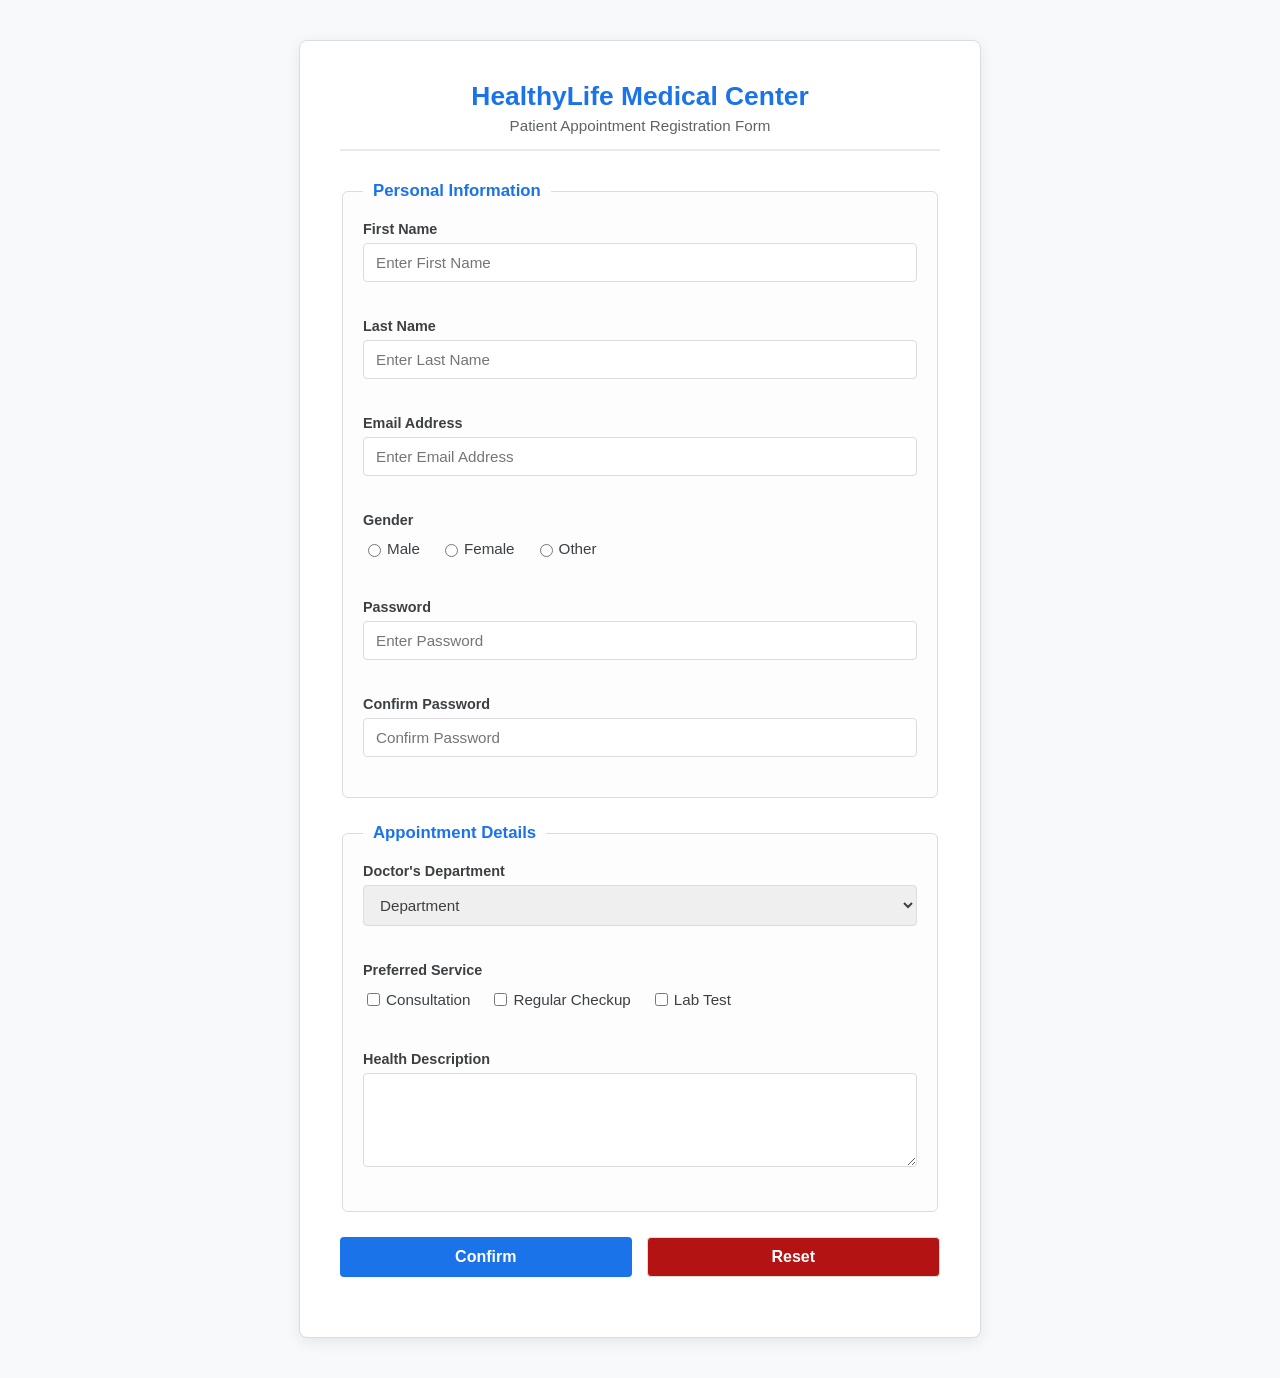
<file: Lab_final_MID/index.html>
<!DOCTYPE html>
<html lang="en">
<head>
    <meta charset="UTF-8">
    <meta name="viewport" content="width=device-width, initial-scale=1.0">
    <title>Healthy Life Medical Center - Registration</title>
    <link rel="stylesheet" href="style.css">
</head>
<body>
    <div class="form-wrapper">
        <header class="form-header">
            <h2>HealthyLife Medical Center</h2>
            <p>Patient Appointment Registration Form</p>
        </header>

        <form id="registrationForm" novalidate>
            <fieldset class="form-sector">
                <legend class="sector-title">Personal Information</legend>
                
                <div class="form-group">
                    <label for="firstName">First Name</label>
                    <input type="text" id="firstName" name="firstName" placeholder="Enter First Name">
                    <span class="error-message" id="firstNameError"></span>
                </div>

                <div class="form-group">
                    <label for="lastName">Last Name</label>
                    <input type="text" id="lastName" name="lastName" placeholder="Enter Last Name">
                    <span class="error-message" id="lastNameError"></span>
                </div>

                <div class="form-group">
                    <label for="email">Email Address</label>
                    <input type="email" id="email" name="email" placeholder="Enter Email Address">
                    <span class="error-message" id="emailError"></span>
                </div>

                <div class="form-group">
                    <fieldset class="inner-fieldset">
                        <legend class="inner-legend">Gender</legend>
                        <div class="radio-group">
                            <label class="clickable-label"><input type="radio" name="gender" value="Male"> Male</label>
                            <label class="clickable-label"><input type="radio" name="gender" value="Female"> Female</label>
                            <label class="clickable-label"><input type="radio" name="gender" value="Other"> Other</label>
                        </div>
                    </fieldset>
                    <span class="error-message" id="genderError"></span>
                </div>
                <div class="form-group">
                    <label for="password">Password</label>
                    <input type="password" id="password" name="password" placeholder="Enter Password">
                    <span class="error-message" id="passwordError"></span>
                </div>

                <div class="form-group">
                    <label for="confirmPassword">Confirm Password</label>
                    <input type="password" id="confirmPassword" name="confirmPassword" placeholder="Confirm Password">
                    <span class="error-message" id="confirmPasswordError"></span>
                </div>
            </fieldset>

            <fieldset class="form-sector">
                <legend class="sector-title">Appointment Details</legend>

                <div class="form-group">
                    <label for="department">Doctor's Department</label>
                    <select id="department" name="department">
                        <option value="">Department</option>
                        <option value="Medicine">Medicine</option>
                        <option value="Neurology">Neurology</option>
                        <option value="Pediatrics">Pediatrics</option>
                        <option value="Children">children</option>
                    </select>
                    <span class="error-message" id="departmentError"></span>
                </div>

                <div class="form-group">
                    <fieldset class="inner-fieldset">
                        <legend class="inner-legend">Preferred Service</legend>
                        <div class="checkbox-group">
                            <label class="clickable-label"><input type="checkbox" name="services" value="Consultation"> Consultation</label>
                            <label class="clickable-label"><input type="checkbox" name="services" value="Checkup"> Regular Checkup</label>
                            <label class="clickable-label"><input type="checkbox" name="services" value="LabTest"> Lab Test</label>
                        </div>
                    </fieldset>
                    <span class="error-message" id="servicesError"></span>
                </div>

                <div class="form-group">
                    <label for="description">Health Description</label>
                    <textarea id="description" name="description" rows="4" placeholder=""></textarea>
                    <span class="error-message" id="descriptionError"></span>
                </div>
            </fieldset>

            <div class="btn-group">
                <button type="submit" id="submitBtn" class="btn-submit">Confirm</button>
                <button type="button" id="resetBtn" class="btn-reset">Reset</button>
            </div>
        </form>
        
        <div id="success-message" class="success-box hidden">
            Appointment Registration Completed Successfully!
        </div>
    </div>

    <script src="script.js"></script>
</body>
</html>
</file>
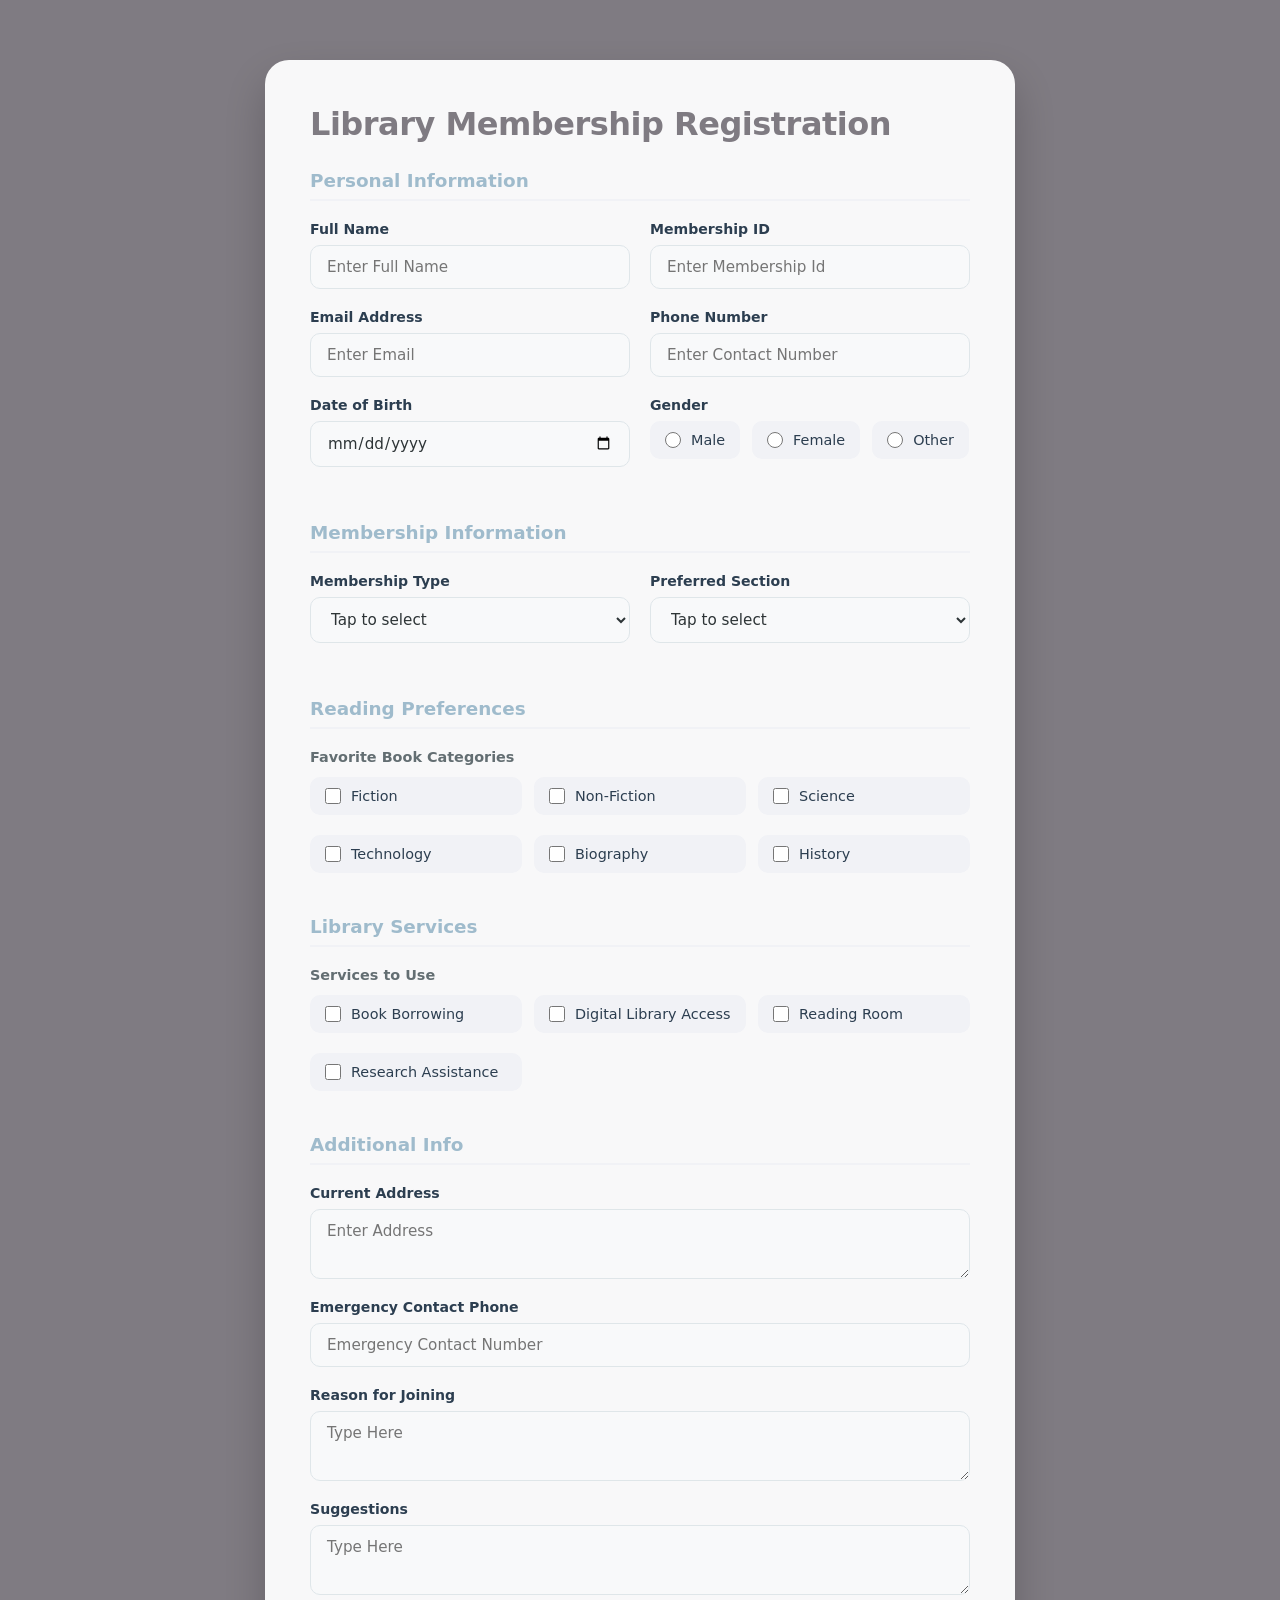
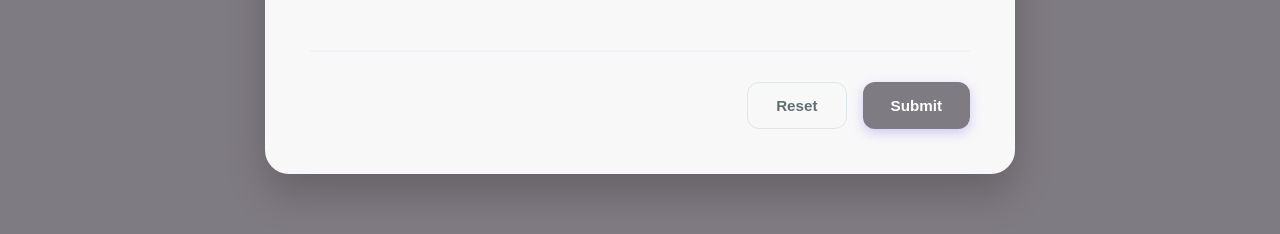
<file: Home_Task/library_membership.html>
<!DOCTYPE html>
<html lang="en">
<head>
    <meta charset="UTF-8">
    <meta name="viewport" content="width=device-width, initial-scale=1.0">
    <title>Library Registration</title>
    <link rel="stylesheet" href="style.css">
</head>
<body>

    <main class="container">
        <h1>Library Membership Registration</h1>
        <br>
        <form action="#" method="POST">
            
            <fieldset>
                <legend>Personal Information</legend>
                
                <div class="row">
                    <div class="input">
                        <label for="name">Full Name</label> 
                        <input type="text" id="name" name="name" placeholder="Enter Full Name" required>
                    </div>
                    
                    <div class="input">
                        <label for="memberId">Membership ID</label> 
                        <input type="text" id="memberId" name="memberId" placeholder="Enter Membership Id" required>
                    </div>
                </div>
                
                <div class="row">
                    <div class="input">
                        <label for="email">Email Address</label> 
                        <input type="email" id="email" name="email" placeholder="Enter Email" required>
                    </div>
                    
                    <div class="input">
                        <label for="phone">Phone Number</label> 
                        <input type="tel" id="phone" name="phone" placeholder="Enter Contact Number" required>
                    </div>
                </div>
                
                <div class="row">
                    <div class="input">
                        <label for="dob">Date of Birth</label> 
                        <input type="date" id="dob" name="dob" required>
                    </div>
                    
                    <div class="input">
                        <label>Gender</label>
                        <div class="radio">
                            <label class="choice">
                                <input type="radio" id="male" name="gender" value="Male" required> 
                                <span>Male</span>
                            </label>
                            <label class="choice">
                                <input type="radio" id="female" name="gender" value="Female"> 
                                <span>Female</span>
                            </label>
                            <label class="choice">
                                <input type="radio" id="other" name="gender" value="Other"> 
                                <span>Other</span>
                            </label>
                        </div>
                    </div>
                </div>
            </fieldset>

            <fieldset>
                <legend>Membership Information</legend>
                <div class="row">
                    <div class="input">
                        <label for="type">Membership Type</label> 
                        <select id="type" name="type" required>
                            <option  selected>Tap to select</option>
                            <option value="Student">Student</option>
                            <option value="Faculty">Faculty</option>
                            <option value="Researcher">Researcher</option>
                            <option value="General Member">General Member</option>
                        </select>
                    </div>
                    
                    <div class="input">
                        <label for="sec">Preferred Section</label> 
                        <select id="sec" name="sec" required>
                            <option selected>Tap to select</option>
                            <option value="Science & Technology">Science & Technology</option>
                            <option value="Literature">Literature</option>
                            <option value="Business Studies">Business Studies</option>
                            <option value="History">History</option>
                            <option value="Arts & Culture">Arts & Culture</option>
                        </select>
                    </div>
                </div>
            </fieldset>

            <fieldset>
                <legend>Reading Preferences</legend>
                <label class="heading">Favorite Book Categories</label>
                <div class="grid">
                    <label class="choice">
                        <input type="checkbox" id="fiction" name="categories" value="Fiction"> 
                        <span>Fiction</span>
                    </label>
                    <label class="choice">
                        <input type="checkbox" id="nonfiction" name="categories" value="Non-Fiction"> 
                        <span>Non-Fiction</span>
                    </label>
                    <label class="choice">
                        <input type="checkbox" id="science" name="categories" value="Science"> 
                        <span>Science</span>
                    </label>
                    <label class="choice">
                        <input type="checkbox" id="technology" name="categories" value="Technology"> 
                        <span>Technology</span>
                    </label>
                    <label class="choice">
                        <input type="checkbox" id="biography" name="categories" value="Biography"> 
                        <span>Biography</span>
                    </label>
                    <label class="choice">
                        <input type="checkbox" id="history" name="categories" value="History"> 
                        <span>History</span>
                    </label>
                </div>
            </fieldset>

            <fieldset>
                <legend>Library Services</legend>
                <label class="heading">Services to Use</label>
                <div class="grid">
                    <label class="choice">
                        <input type="checkbox" id="borrowing" name="services" value="Book Borrowing"> 
                        <span>Book Borrowing</span>
                    </label>
                    <label class="choice">
                        <input type="checkbox" id="digital" name="services" value="Digital Library Access"> 
                        <span>Digital Library Access</span>
                    </label>
                    <label class="choice">
                        <input type="checkbox" id="reading" name="services" value="Reading Room"> 
                        <span>Reading Room</span>
                    </label>
                    <label class="choice">
                        <input type="checkbox" id="research" name="services" value="Research Assistance"> 
                        <span>Research Assistance</span>
                    </label>
                </div>
            </fieldset>

            <fieldset>
                <legend>Additional Info</legend>
                <div class="input">
                    <label for="address">Current Address</label>
                    <textarea id="address" name="address" rows="2" placeholder="Enter Address" required></textarea>
                </div>
                
                <div class="input">
                    <label for="emergency_contact">Emergency Contact Phone</label> 
                    <input type="tel" id="emergency" name="emergency" placeholder="Emergency Contact Number" required>
                </div>
                
                <div class="input">
                    <label for="reason">Reason for Joining</label>
                    <textarea id="reason" name="reason" rows="2" placeholder="Type Here"></textarea>
                </div>
                
                <div class="input">
                    <label for="suggestions">Suggestions</label>
                    <textarea id="suggestions" name="suggestions" rows="2" maxlength="250" placeholder="Type Here"></textarea>
                </div>
            </fieldset>

            <div class="buttons">
                <button type="reset" class="btn-reset">Reset</button>
                <button type="submit" class="btn-submit">Submit</button>
            </div>

        </form>
    </main>

</body>
</html>
</file>
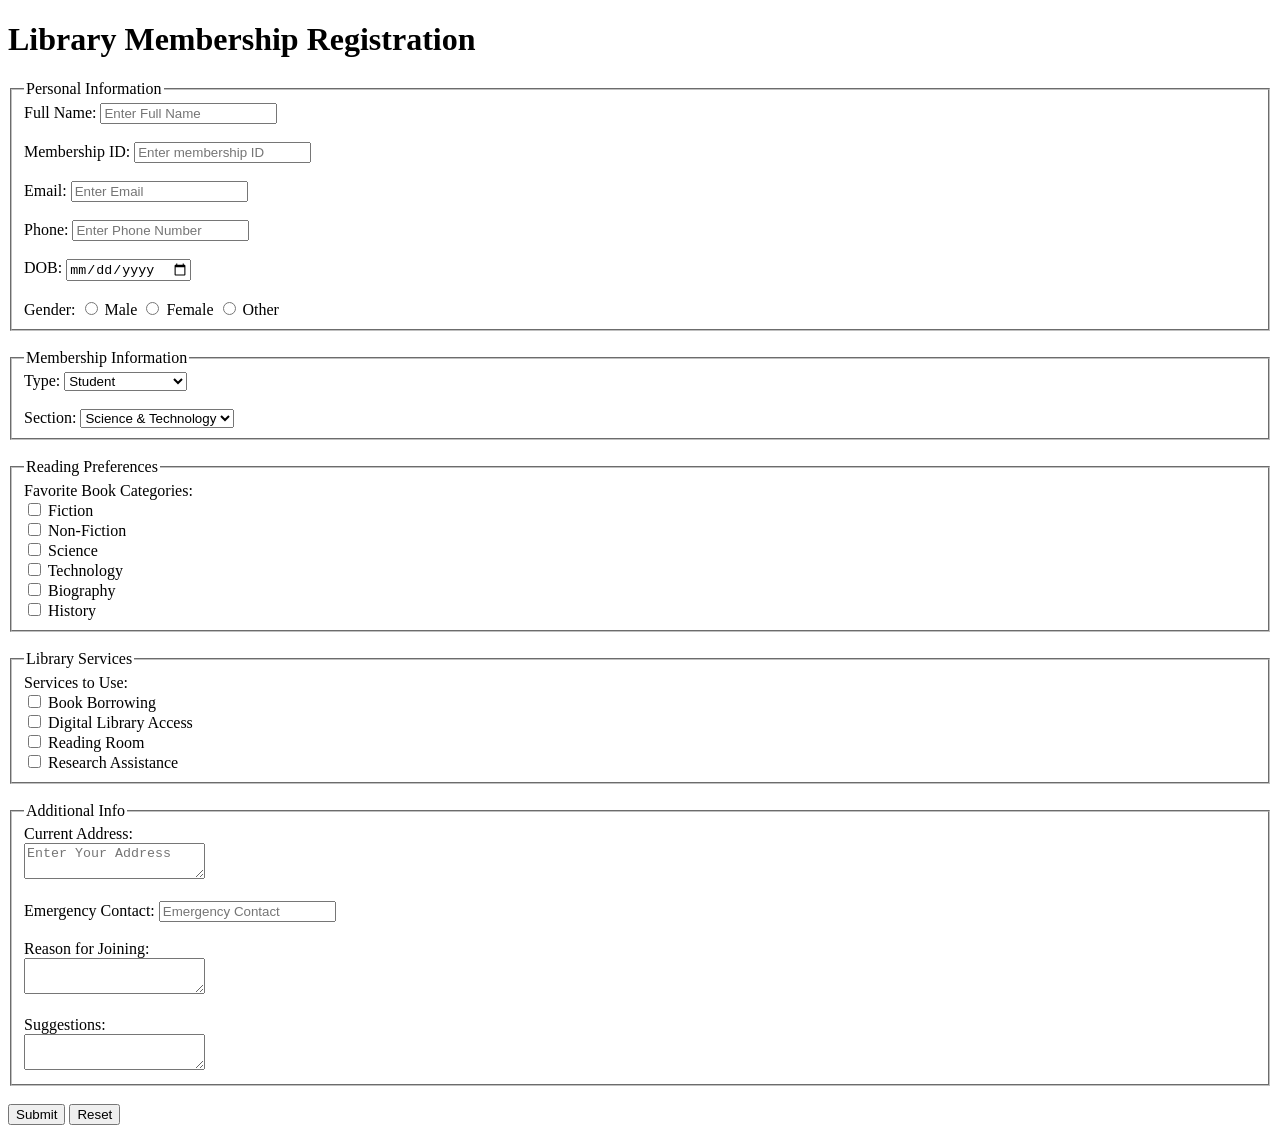
<file: Web_Tech_Task2/library_membership.html>
<!DOCTYPE html>
<html lang="en">
<head>
    <title>Library Registration</title>
</head>
<body>

    <h1>Library Membership Registration</h1>

    <form action="#" method="POST">
        
        <fieldset>
            <legend>Personal Information</legend>
            Full Name: <input type="text" name="full_name" placeholder="Enter Full Name" required><br><br>
            Membership ID: <input type="text" name="membership_id" placeholder="Enter membership ID" required><br><br>
            Email: <input type="email" name="email" placeholder="Enter Email" required><br><br>
            Phone: <input type="tel" name="phone" placeholder="Enter Phone Number" required><br><br>
            DOB: <input type="date" name="dob" required><br><br>
            Gender: 
            <input type="radio" name="gender" value="Male" required> Male
            <input type="radio" name="gender" value="Female"> Female
            <input type="radio" name="gender" value="Other"> Other
        </fieldset>

        <br>

        <fieldset>
            <legend>Membership Information</legend>
            Type: 
            <select name="membership_type" required>
                <option value="Student" selected>Student</option>
                <option value="Faculty">Faculty</option>
                <option value="Researcher">Researcher</option>
                <option value="General Member">General Member</option>
            </select><br><br>
            Section: 
            <select name="library_section" required>
                <option value="Science & Technology">Science & Technology</option>
                <option value="Literature">Literature</option>
                <option value="Business Studies">Business Studies</option>
                <option value="History">History</option>
                <option value="Arts & Culture">Arts & Culture</option>
            </select>
        </fieldset>

        <br>

        <fieldset>
            <legend>Reading Preferences</legend>
            Favorite Book Categories:<br>
            <input type="checkbox" name="categories" value="Fiction"> Fiction<br>
            <input type="checkbox" name="categories" value="Non-Fiction"> Non-Fiction<br>
            <input type="checkbox" name="categories" value="Science"> Science<br>
            <input type="checkbox" name="categories" value="Technology"> Technology<br>
            <input type="checkbox" name="categories" value="Biography"> Biography<br>
            <input type="checkbox" name="categories" value="History"> History
        </fieldset>

        <br>

        <fieldset>
            <legend>Library Services</legend>
            Services to Use:<br>
            <input type="checkbox" name="services" value="Book Borrowing"> Book Borrowing<br>
            <input type="checkbox" name="services" value="Digital Library Access"> Digital Library Access<br>
            <input type="checkbox" name="services" value="Reading Room"> Reading Room<br>
            <input type="checkbox" name="services" value="Research Assistance"> Research Assistance
        </fieldset>

        <br>

        <fieldset>
            <legend>Additional Info</legend>
            Current Address:<br>
            <textarea name="address" rows="2" placeholder="Enter Your Address" required></textarea><br><br>
            Emergency Contact: <input type="tel" name="emergency_contact" placeholder="Emergency Contact" required><br><br>
            Reason for Joining:<br>
            <textarea name="reason" rows="2"></textarea><br><br>
            Suggestions:<br>
            <textarea name="suggestions" rows="2" maxlength="250"></textarea>
        </fieldset>

        <br>

        <button type="submit">Submit</button>
        <button type="reset">Reset</button>

    </form>
</body>
</html>
</file>
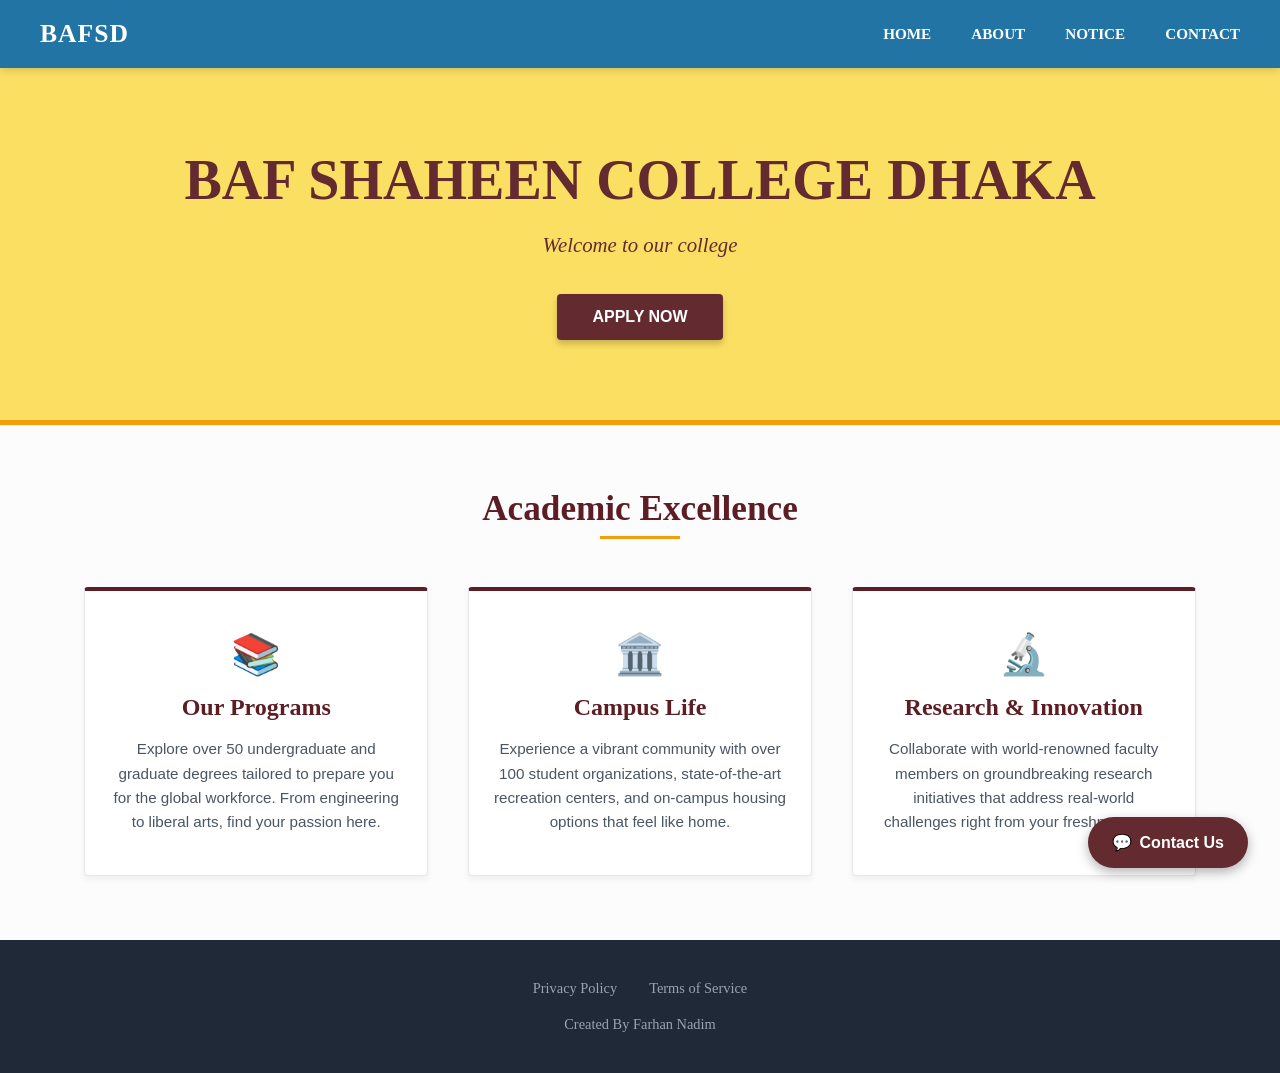
<file: WebTech_Task4/home.html>
<!DOCTYPE html>
<html lang="en">
<head>
    <meta charset="UTF-8">
    <meta name="viewport" content="width=device-width, initial-scale=1.0">
    <title>BAFSD</title>
    <link rel="stylesheet" href="style.css">
</head>
<body>

    <header>
        <nav class="nav-container">
            <div class="logo">BAFSD</div>
            <ul class="nav-links">
                <li><a href="#">HOME</a></li>
                <li><a href="#">About</a></li>
                <li><a href="#">Notice</a></li>
                <li><a href="#">Contact</a></li>
            </ul>
        </nav>
    </header>

    <section class="hero">
        <h1>BAF SHAHEEN COLLEGE DHAKA</h1>
        <p>Welcome to our college</p>
        <a href="#" class="btn-apply-main">Apply Now</a>
    </section>

    <main>
        <h2 class="section-title">Academic Excellence</h2>
        
        <div class="content-grid">
            <div class="info-box">
                <div class="icon-placeholder">📚</div>
                <h3 class="box-title">Our Programs</h3>
                <p class="box-text">Explore over 50 undergraduate and graduate degrees tailored to prepare you for the global workforce. From engineering to liberal arts, find your passion here.</p>
            </div>

            <div class="info-box">
                <div class="icon-placeholder">🏛️</div>
                <h3 class="box-title">Campus Life</h3>
                <p class="box-text">Experience a vibrant community with over 100 student organizations, state-of-the-art recreation centers, and on-campus housing options that feel like home.</p>
            </div>

            <div class="info-box">
                <div class="icon-placeholder">🔬</div>
                <h3 class="box-title">Research & Innovation</h3>
                <p class="box-text">Collaborate with world-renowned faculty members on groundbreaking research initiatives that address real-world challenges right from your freshman year.</p>
            </div>
        </div>
    </main>

    <a href="#" class="fixed-contact-btn">
        <span>💬</span> Contact Us
    </a>

    <footer>
        <div class="footer-content">
            <ul class="footer-links">
                <li><a href="#">Privacy Policy</a></li>
                <li><a href="#">Terms of Service</a></li>
            </ul>
            <p>Created By Farhan Nadim</p>
        </div>
    </footer>

</body>
</html>
</file>
<file: Lab_final_MID/style.css>
body {
    font-family: 'Segoe UI', Roboto, Helvetica, Arial, sans-serif;
    background-color: #f8f9fa;
    color: #3c4043;
    margin: 0;
    padding: 40px 20px;
    display: flex;
    justify-content: center;
}

.form-wrapper {
    background: #ffffff;
    padding: 40px;
    border-radius: 8px;
    box-shadow: 0 4px 16px rgba(0, 0, 0, 0.08);
    width: 100%;
    max-width: 600px;
    border: 1px solid #dadce0;
}

.form-header {
    text-align: center;
    margin-bottom: 30px;
    border-bottom: 2px solid #e8eaed;
    padding-bottom: 15px;
}

.form-header h2 {
    margin: 0 0 5px 0;
    color: #1a73e8;
    font-size: 1.65rem;
    font-weight: 600;
}

.form-header p {
    margin: 0;
    color: #5f6368;
    font-size: 0.95rem;
}

.form-sector {
    border: 1px solid #dadce0;
    border-radius: 6px;
    padding: 20px;
    margin-bottom: 25px;
    background-color: #fdfdfd;
}

.sector-title {
    font-size: 1.05rem;
    font-weight: 600;
    color: #1a73e8;
    padding: 0 10px;
}

.inner-fieldset {
    border: none;
    padding: 0;
    margin: 0;
}

.inner-legend {
    font-size: 0.9rem;
    font-weight: 600;
    color: #3c4043;
    margin-bottom: 8px;
    padding: 0;
}

.form-group {
    margin-bottom: 16px;
}

.form-group:last-child {
    margin-bottom: 0;
}

label {
    display: block;
    margin-bottom: 6px;
    font-size: 0.9rem;
    font-weight: 600;
}

input[type="text"],
input[type="email"],
input[type="password"],
select,
textarea {
    width: 100%;
    padding: 10px 12px;
    border: 1px solid #dadce0;
    border-radius: 4px;
    box-sizing: border-box;
    font-size: 0.95rem;
    color: #3c4043;
    transition: border-color 0.2s, box-shadow 0.2s;
}

input:focus, select:focus, textarea:focus {
    outline: none;
    border-color: #1a73e8;
    box-shadow: 0 0 0 3px rgba(26, 115, 232, 0.15);
}

.radio-group, .checkbox-group {
    display: flex;
    gap: 20px;
    padding-top: 4px;
}

.clickable-label {
    display: flex;
    align-items: center;
    font-weight: normal;
    font-size: 0.95rem;
    cursor: pointer;
}

.clickable-label input {
    margin-right: 6px;
    cursor: pointer;
}

.error-message {
    color: #d93025;
    font-size: 0.8rem;
    display: block;
    margin-top: 4px;
    min-height: 16px;
}

.btn-group {
    display: flex;
    gap: 15px;
    margin-top: 10px;
    margin-bottom: 20px;
}

button {
    padding: 10px;
    border-radius: 4px;
    font-size: 1rem;
    cursor: pointer;
    font-weight: 600;
    transition: background-color 0.2s, border-color 0.2s;
    box-sizing: border-box;
}

.btn-submit {
    flex: 1;
    background-color: #1a73e8;
    color: white;
    border: none;
}

.btn-submit:hover {
    background-color: #f8f9fa;
    border: 1px solid #1557b0;
    color: #1557b0;
}

.btn-submit:disabled {
    background-color: #dadce0;
    color: #80868b;
    cursor: not-allowed;
}

.btn-reset {
    flex: 1;
    background-color: #b41313;
    color: #ffffff;
    border: 1px solid #dadce0;
}

.btn-reset:hover {
    background-color: #f1f3f4;
    color: #b41313;
    border: 1px solid #b41313;
}

.success-box {
    background-color: #e6f4ea;
    color: #137333;
    padding: 15px;
    border: 1px solid #ceead6;
    border-radius: 4px;
    margin-top: 15px;
    text-align: center;
    font-weight: 600;
    font-size: 0.95rem;
}

.hidden {
    display: none;
}
</file>
<file: Home_Task/style.css>
* {
    box-sizing: border-box;
    margin: 0;
    padding: 0;
}

body {
    font-family: 'Inter', system-ui, -apple-system, sans-serif;
    background: #7F7B82;
    color: #2d3436;
    min-height: 100vh;
    padding: 60px 20px;
    display: flex;
    justify-content: center;
    align-items: center;
}

.container {
    background: rgba(255, 255, 255, 0.95);
    max-width: 750px;
    width: 100%;
    padding: 45px;
    border-radius: 24px;
    box-shadow: 0 20px 40px rgba(0, 0, 0, 0.2);
    backdrop-filter: blur(10px);
}

h1 {
    font-size: 2rem;
    font-weight: 800;
    color: #7F7B82;
    letter-spacing: -0.5px;
    margin-bottom: 8px;
}

fieldset {
    border: none;
    margin-bottom: 35px;
}

legend {
    font-size: 1.15rem;
    font-weight: 700;
    color: #9FBBCC;
    margin-bottom: 20px;
    position: relative;
    width: 100%;
    border-bottom: 2px solid #f1f2f6;
    padding-bottom: 8px;
}

.row {
    display: grid;
    grid-template-columns: 1fr 1fr;
    gap: 20px;
}

.input {
    display: flex;
    flex-direction: column;
    margin-bottom: 20px;
}

label {
    font-size: 0.88rem;
    font-weight: 600;
    color: #2c3e50;
    margin-bottom: 8px;
}

select {
    cursor: pointer;
}

.heading {
    display: block;
    font-size: 0.9rem;
    color: #636e72;
    margin-bottom: 12px;
}

input[type="text"],
input[type="email"],
input[type="tel"],
input[type="date"],
select,
textarea {
    width: 100%;
    padding: 12px 16px;
    border: 1px solid #dfe6e9;
    border-radius: 10px;
    font-family: inherit;
    font-size: 0.95rem;
    color: #2d3436;
    background-color: #f8f9fa;
    transition: all 0.25s cubic-bezier(0.4, 0, 0.2, 1);
}

input:focus, select:focus, textarea:focus {
    outline: none;
    border-color: #172121;
    background-color: #fff;
    box-shadow: #172121;
}

textarea {
    resize: vertical;
    min-height: 70px;
}

.grid {
    display: grid;
    grid-template-columns: repeat(auto-fill, minmax(180px, 1fr));
    gap: 12px;
}

.radio {
    display: flex;
    gap: 12px;
    align-items: center;
    height: 100%;
}

.choice {
    display: flex;
    align-items: center;
    gap: 10px;
    background: #f1f2f6;
    padding: 10px 14px;
    border-radius: 10px;
    cursor: pointer;
    font-weight: 500;
    font-size: 0.9rem;
    user-select: none;
    transition: all 0.2s ease;
    border: 1px solid transparent;
}

.choice:hover {
    background: #e4e7eb;
}

.choice input {
    accent-color: #172121;
    width: 16px;
    height: 16px;
    cursor: pointer;
}

.choice:has(input:checked) {
    background: rgba(108, 92, 231, 0.08);
    border-color: #172121;
    color: #172121;
    font-weight: 600;
}

.buttons {
    display: flex;
    justify-content: flex-end;
    gap: 16px;
    margin-top: 20px;
    border-top: 2px solid #f1f2f6;
    padding-top: 30px;
}

button {
    padding: 14px 28px;
    font-size: 0.95rem;
    font-weight: 700;
    border-radius: 12px;
    cursor: pointer;
    transition: all 0.2s ease;
    border: none;
}

.btn-submit {
    background: #7F7B82;
    color: white;
    box-shadow: 0 4px 12px rgba(108, 92, 231, 0.3);
}

.btn-submit:hover {
    background: #7F7B82;
    transform: translateY(-1px);
    box-shadow: 0 6px 16px rgba(108, 92, 231, 0.4);
}

.btn-submit:active {
    transform: translateY(1px);
}

.btn-reset {
    background: transparent;
    color: #636e72;
    border: 1px solid #dfe6e9;
}

.btn-reset:hover {
    background: #f1f2f6;
    color: #2d3436;
}
</file>
<file: WebTech_Task4/style.css>
* {
    margin: 0;
    padding: 0;
    box-sizing: border-box;
    font-family: 'Georgia', serif; 
}

body {
    display: flex;
    flex-direction: column;
    min-height: 100vh;
    background-color: #fcfcfc;
    color: #222;
}

a {
    text-decoration: none;
    color: inherit;
}

header {
    background-color: #2274A5;
    color: #ffffff;
    padding: 1.2rem 2rem;
    position: sticky;
    top: 0;
    z-index: 100;
    box-shadow: 0 2px 8px rgba(0,0,0,0.15);
}

.nav-container {
    max-width: 1200px;
    margin: 0 auto;
    display: flex;
    justify-content: space-between;
    align-items: center;
}

.logo {
    font-size: 1.6rem;
    font-weight: bold;
    letter-spacing: 1px;
    color: #ffffff;
}

.nav-links {
    display: flex;
    list-style: none;
    gap: 2.5rem;
    font-family: Arial, sans-serif;
    font-size: 0.95rem;
}

.nav-links a {
    font-weight: 600;
    text-transform: uppercase;
    transition: color 0.3s;
}

.nav-links a:hover {
    color: #632B30;
}

.hero {
    background-color: #FADF63;
    color: white;
    text-align: center;
    padding: 5rem 1rem;
    border-bottom: 5px solid #f59e0b;
}

.hero h1 {
    color: #632B30;
    font-size: 3.5rem;
    margin-bottom: 1rem;
}

.hero p {
    color: #632B30;
    font-size: 1.3rem;
    max-width: 700px;
    margin: 0 auto 2rem auto;
    line-height: 1.6;
    font-style: italic;
}

.btn-apply-main {
    display: inline-block;
    background-color: #632B30;
    color: #ffffff;
    padding: 0.9rem 2.2rem;
    font-weight: bold;
    font-family: Arial, sans-serif;
    text-transform: uppercase;
    border-radius: 4px;
    transition: background-color 0.3s, transform 0.2s;
    box-shadow: 0 4px 6px rgba(0,0,0,0.2);
}

.btn-apply-main:hover {
    background-color: #2274A5;
    transform: translateY(-2px);
}

main {
    flex: 1;
    max-width: 1200px;
    margin: 4rem auto;
    padding: 0 2rem;
}

.section-title {
    text-align: center;
    margin-bottom: 3rem;
    font-size: 2.2rem;
    color: #5c1d24;
    position: relative;
    padding-bottom: 10px;
}

.section-title::after {
    content: '';
    position: absolute;
    bottom: 0;
    left: 50%;
    transform: translateX(-50%);
    width: 80px;
    height: 3px;
    background-color: #f59e0b;
}

.content-grid {
    display: grid;
    grid-template-columns: repeat(auto-fit, minmax(300px, 1fr));
    gap: 2.5rem;
}

.info-box {
    background: #ffffff;
    border: 1px solid #e5e7eb;
    border-top: 4px solid #5c1d24;
    padding: 2.5rem 1.5rem;
    border-radius: 4px;
    text-align: center;
    box-shadow: 0 4px 6px rgba(0,0,0,0.05);
}

.icon-placeholder {
    font-size: 2.5rem;
    margin-bottom: 1rem;
}

.box-title {
    font-size: 1.5rem;
    color: #5c1d24;
    margin-bottom: 1rem;
}

.box-text {
    font-family: Arial, sans-serif;
    color: #4b5563;
    font-size: 0.95rem;
    line-height: 1.6;
}

.fixed-contact-btn {
    position: fixed;
    bottom: 2rem;
    right: 2rem;
    background-color: #632B30; 
    color: white;
    padding: 1rem 1.5rem;
    border-radius: 50px;
    font-family: Arial, sans-serif;
    font-weight: bold;
    box-shadow: 0 4px 12px rgba(0,0,0,0.3);
    z-index: 999;
    transition: background-color 0.3s, transform 0.2s;
    display: flex;
    align-items: center;
    gap: 0.5rem;
}

.fixed-contact-btn:hover {
    background-color: #059669;
    transform: scale(1.05);
}

footer {
    background-color: #1f2937;
    color: #9ca3af;
    padding: 2.5rem 2rem;
    text-align: center;
    font-family: Arial, sans-serif;
    font-size: 0.9rem;
}

.footer-content {
    max-width: 1200px;
    margin: 0 auto;
    display: flex;
    flex-direction: column;
    gap: 1.2rem;
    align-items: center;
}

.footer-links {
    display: flex;
    gap: 2rem;
    list-style: none;
}

.footer-links a:hover {
    color: white;
}

@media (max-width: 768px) {
    .nav-container {
        flex-direction: column;
        gap: 1rem;
    }
    .hero h1 {
        font-size: 2.5rem;
    }
    .fixed-contact-btn {
        bottom: 1rem;
        right: 1rem;
        padding: 0.8rem 1.2rem;
    }
}
</file>
